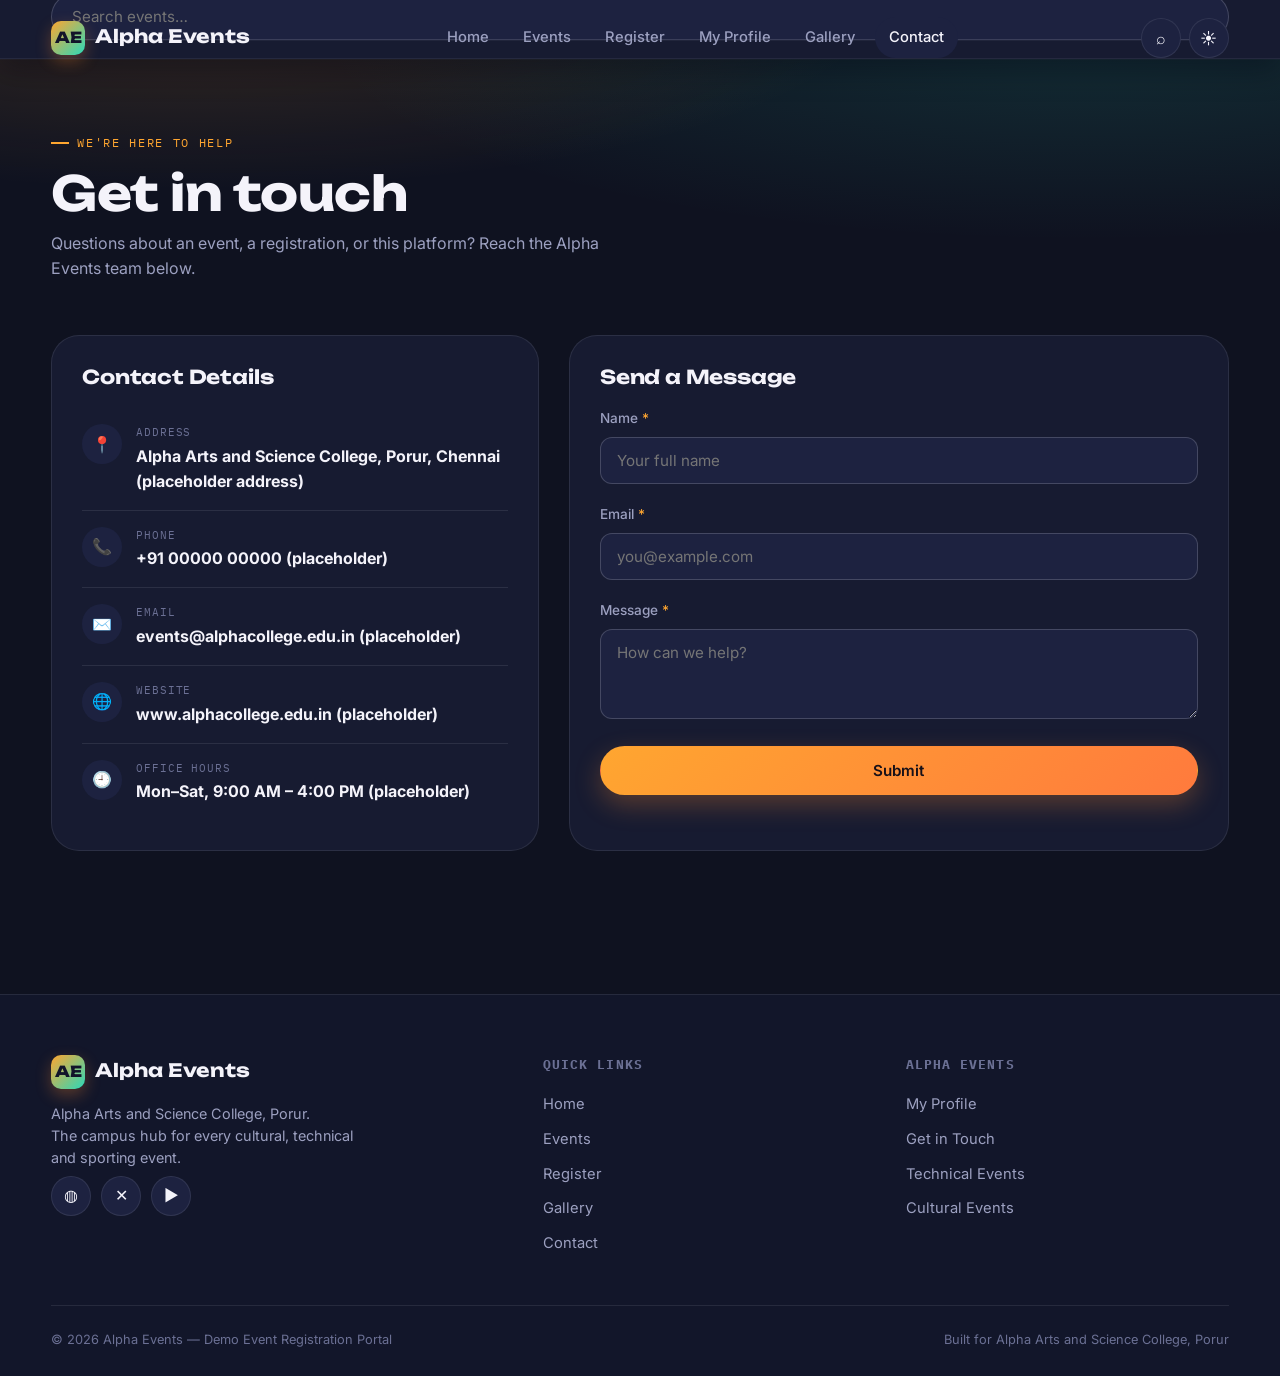
<file: contact.html>
<!DOCTYPE html>
<html lang="en">
<head>
<meta charset="UTF-8">
<meta name="viewport" content="width=device-width, initial-scale=1.0">
<title>Contact — Alpha Events</title>
<meta name="description" content="Get in touch with the Alpha Events team at Alpha Arts and Science College, Porur.">
<link rel="stylesheet" href="css/style.css">
</head>
<body data-page="contact">

  <header class="navbar">
    <div class="nav-inner">
      <a href="index.html" class="brand"><span class="brand-mark">AE</span>Alpha Events</a>
      <nav class="nav-links">
        <a href="index.html" data-nav="home">Home</a>
        <a href="events.html" data-nav="events">Events</a>
        <a href="register.html" data-nav="register">Register</a>
        <a href="profile.html" data-nav="profile">My Profile</a>
        <a href="gallery.html" data-nav="gallery">Gallery</a>
        <a href="contact.html" data-nav="contact" class="active">Contact</a>
      </nav>
      <div class="nav-actions">
        <button class="icon-btn" data-search-toggle aria-label="Search events">⌕</button>
        <button class="icon-btn" data-theme-toggle aria-label="Toggle theme">☾</button>
        <button class="hamburger" aria-label="Open menu"><span></span><span></span><span></span></button>
      </div>
    </div>
  </header>
  <div class="search-panel">
    <div class="container"><input type="text" placeholder="Search events…" aria-label="Search events"></div>
  </div>

  <section class="page-header">
    <div class="container">
      <div class="eyebrow">We're Here to Help</div>
      <h1>Get in touch</h1>
      <p>Questions about an event, a registration, or this platform? Reach the Alpha Events team below.</p>
    </div>
  </section>

  <section class="section" style="padding-top:34px;">
    <div class="container contact-grid">

      <div class="contact-info">
        <h3 style="margin-bottom:20px; font-size:1.2rem;">Contact Details</h3>
        <div class="contact-row">
          <div class="icon">📍</div>
          <div><span>Address</span><b>Alpha Arts and Science College, Porur, Chennai (placeholder address)</b></div>
        </div>
        <div class="contact-row">
          <div class="icon">📞</div>
          <div><span>Phone</span><b>+91 00000 00000 (placeholder)</b></div>
        </div>
        <div class="contact-row">
          <div class="icon">✉️</div>
          <div><span>Email</span><b>events@alphacollege.edu.in (placeholder)</b></div>
        </div>
        <div class="contact-row">
          <div class="icon">🌐</div>
          <div><span>Website</span><b>www.alphacollege.edu.in (placeholder)</b></div>
        </div>
        <div class="contact-row">
          <div class="icon">🕘</div>
          <div><span>Office Hours</span><b>Mon–Sat, 9:00 AM – 4:00 PM (placeholder)</b></div>
        </div>
      </div>

      <div class="contact-form">
        <h3 style="margin-bottom:20px; font-size:1.2rem;">Send a Message</h3>
        <form data-contact-form novalidate>
          <div class="field">
            <label>Name <span class="req">*</span></label>
            <input type="text" name="name" required placeholder="Your full name">
            <div class="field-error">Please enter your name.</div>
          </div>
          <div class="field">
            <label>Email <span class="req">*</span></label>
            <input type="email" name="email" required placeholder="you@example.com">
            <div class="field-error">Please enter a valid email address.</div>
          </div>
          <div class="field">
            <label>Message <span class="req">*</span></label>
            <textarea name="message" required placeholder="How can we help?"></textarea>
            <div class="field-error">Please enter a message.</div>
          </div>
          <button type="submit" class="btn btn-primary btn-block">Submit</button>
        </form>
        <div data-contact-success style="display:none; text-align:center; padding:20px 0;">
          <div class="success-mark" style="margin-bottom:14px;">✓</div>
          <h3>Message sent</h3>
          <p class="text-muted" style="margin-top:8px;">This is a demo form — nothing was sent to a real server.</p>
        </div>
      </div>

    </div>
  </section>

  <footer>
    <div class="container">
      <div class="footer-grid">
        <div class="footer-brand">
          <a href="index.html" class="brand"><span class="brand-mark">AE</span>Alpha Events</a>
          <p>Alpha Arts and Science College, Porur.<br>The campus hub for every cultural, technical and sporting event.</p>
          <div class="social-row">
            <a href="#" class="icon-btn" aria-label="Instagram">◍</a>
            <a href="#" class="icon-btn" aria-label="X / Twitter">✕</a>
            <a href="#" class="icon-btn" aria-label="YouTube">▶</a>
          </div>
        </div>
        <div>
          <h5>Quick Links</h5>
          <ul>
            <li><a href="index.html">Home</a></li>
            <li><a href="events.html">Events</a></li>
            <li><a href="register.html">Register</a></li>
            <li><a href="gallery.html">Gallery</a></li>
            <li><a href="contact.html">Contact</a></li>
          </ul>
        </div>
        <div>
          <h5>Alpha Events</h5>
          <ul>
            <li><a href="profile.html">My Profile</a></li>
            <li><a href="contact.html">Get in Touch</a></li>
            <li><a href="events.html?category=Technical">Technical Events</a></li>
            <li><a href="events.html?category=Cultural">Cultural Events</a></li>
          </ul>
        </div>
      </div>
      <div class="footer-bottom">
        <span>© 2026 Alpha Events — Demo Event Registration Portal</span>
        <span>Built for Alpha Arts and Science College, Porur</span>
      </div>
    </div>
  </footer>

  <script src="js/script.js" defer></script>
</body>
</html>
</file>
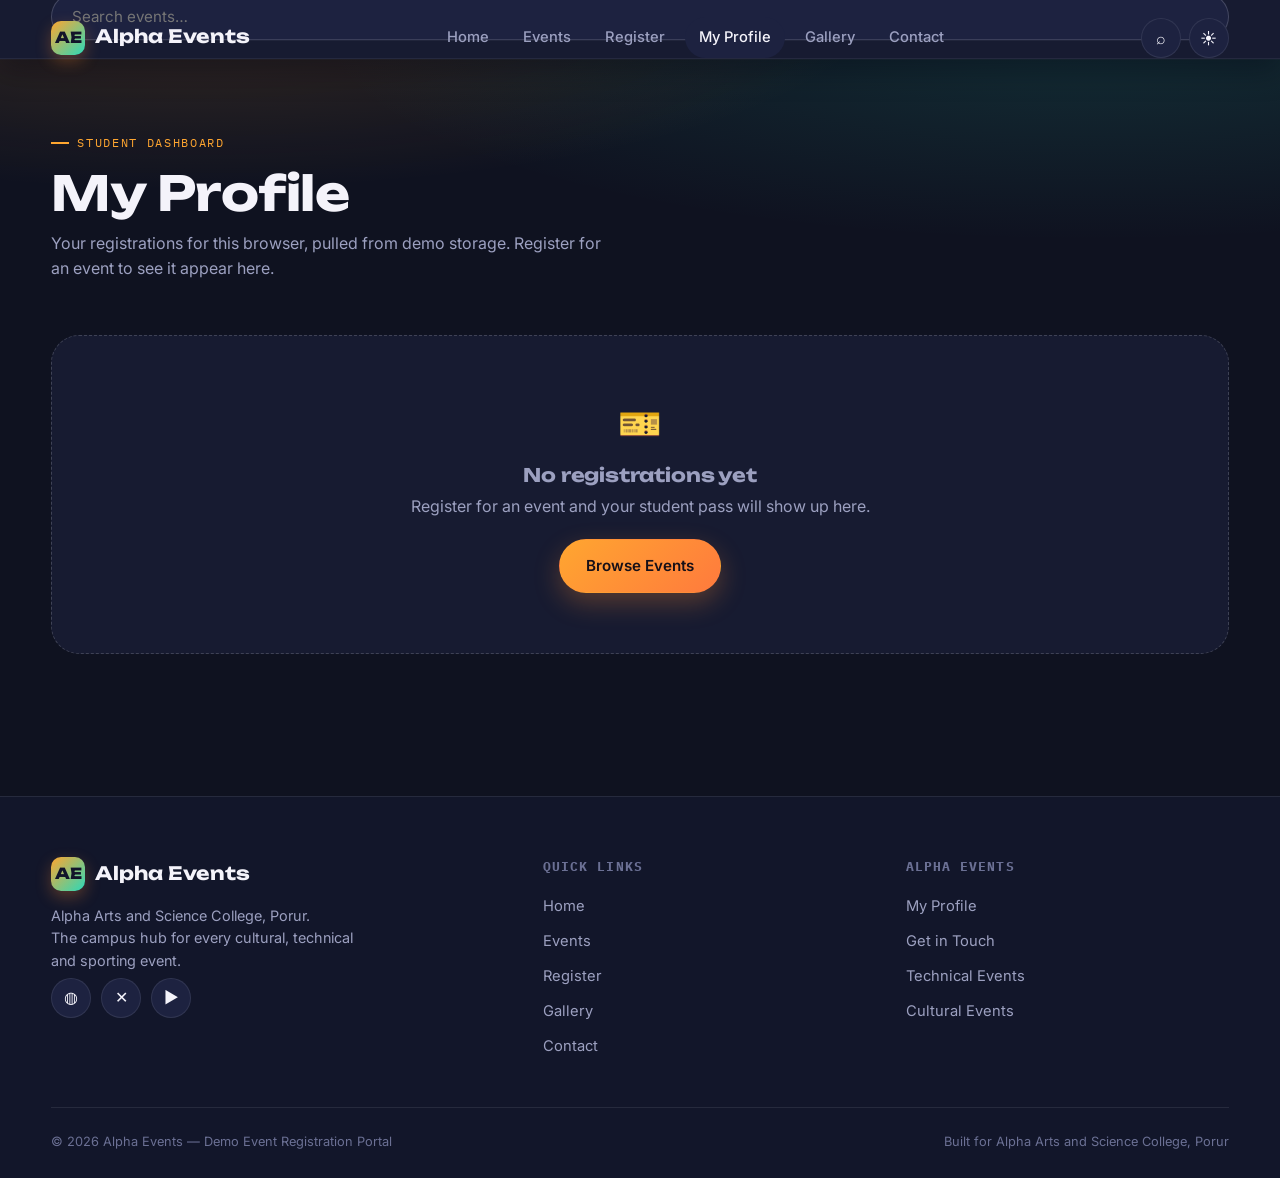
<file: profile.html>
<!DOCTYPE html>
<html lang="en">
<head>
<meta charset="UTF-8">
<meta name="viewport" content="width=device-width, initial-scale=1.0">
<title>My Profile — Alpha Events</title>
<meta name="description" content="View your registered, upcoming and completed events at Alpha Arts and Science College, Porur.">
<link rel="stylesheet" href="css/style.css">
</head>
<body data-page="profile">

  <header class="navbar">
    <div class="nav-inner">
      <a href="index.html" class="brand"><span class="brand-mark">AE</span>Alpha Events</a>
      <nav class="nav-links">
        <a href="index.html" data-nav="home">Home</a>
        <a href="events.html" data-nav="events">Events</a>
        <a href="register.html" data-nav="register">Register</a>
        <a href="profile.html" data-nav="profile" class="active">My Profile</a>
        <a href="gallery.html" data-nav="gallery">Gallery</a>
        <a href="contact.html" data-nav="contact">Contact</a>
      </nav>
      <div class="nav-actions">
        <button class="icon-btn" data-search-toggle aria-label="Search events">⌕</button>
        <button class="icon-btn" data-theme-toggle aria-label="Toggle theme">☾</button>
        <button class="hamburger" aria-label="Open menu"><span></span><span></span><span></span></button>
      </div>
    </div>
  </header>
  <div class="search-panel">
    <div class="container"><input type="text" placeholder="Search events…" aria-label="Search events"></div>
  </div>

  <section class="page-header">
    <div class="container">
      <div class="eyebrow">Student Dashboard</div>
      <h1>My Profile</h1>
      <p>Your registrations for this browser, pulled from demo storage. Register for an event to see it appear here.</p>
    </div>
  </section>

  <section class="section" style="padding-top:34px;">
    <div class="container" data-profile-root>

      <div class="profile-head">
        <div class="profile-avatar" data-profile-initial>A</div>
        <div class="profile-info">
          <h2 data-profile-name>—</h2>
          <div class="profile-meta">
            <span>🎓 Reg. No: <b data-profile-reg>—</b></span>
            <span>🏛️ <b data-profile-dept>—</b></span>
            <span>📘 <b data-profile-year>—</b></span>
          </div>
        </div>
      </div>

      <div class="profile-tabs">
        <button class="chip active" data-profile-tab="all">All Registrations</button>
        <button class="chip" data-profile-tab="upcoming">Upcoming Events</button>
        <button class="chip" data-profile-tab="completed">Completed Events</button>
      </div>

      <div data-profile-panel="all"><div data-regs-all></div></div>
      <div data-profile-panel="upcoming" style="display:none;"><div data-regs-upcoming></div></div>
      <div data-profile-panel="completed" style="display:none;"><div data-regs-completed></div></div>

    </div>
  </section>

  <footer>
    <div class="container">
      <div class="footer-grid">
        <div class="footer-brand">
          <a href="index.html" class="brand"><span class="brand-mark">AE</span>Alpha Events</a>
          <p>Alpha Arts and Science College, Porur.<br>The campus hub for every cultural, technical and sporting event.</p>
          <div class="social-row">
            <a href="#" class="icon-btn" aria-label="Instagram">◍</a>
            <a href="#" class="icon-btn" aria-label="X / Twitter">✕</a>
            <a href="#" class="icon-btn" aria-label="YouTube">▶</a>
          </div>
        </div>
        <div>
          <h5>Quick Links</h5>
          <ul>
            <li><a href="index.html">Home</a></li>
            <li><a href="events.html">Events</a></li>
            <li><a href="register.html">Register</a></li>
            <li><a href="gallery.html">Gallery</a></li>
            <li><a href="contact.html">Contact</a></li>
          </ul>
        </div>
        <div>
          <h5>Alpha Events</h5>
          <ul>
            <li><a href="profile.html">My Profile</a></li>
            <li><a href="contact.html">Get in Touch</a></li>
            <li><a href="events.html?category=Technical">Technical Events</a></li>
            <li><a href="events.html?category=Cultural">Cultural Events</a></li>
          </ul>
        </div>
      </div>
      <div class="footer-bottom">
        <span>© 2026 Alpha Events — Demo Event Registration Portal</span>
        <span>Built for Alpha Arts and Science College, Porur</span>
      </div>
    </div>
  </footer>

  <script src="js/script.js" defer></script>
</body>
</html>
</file>
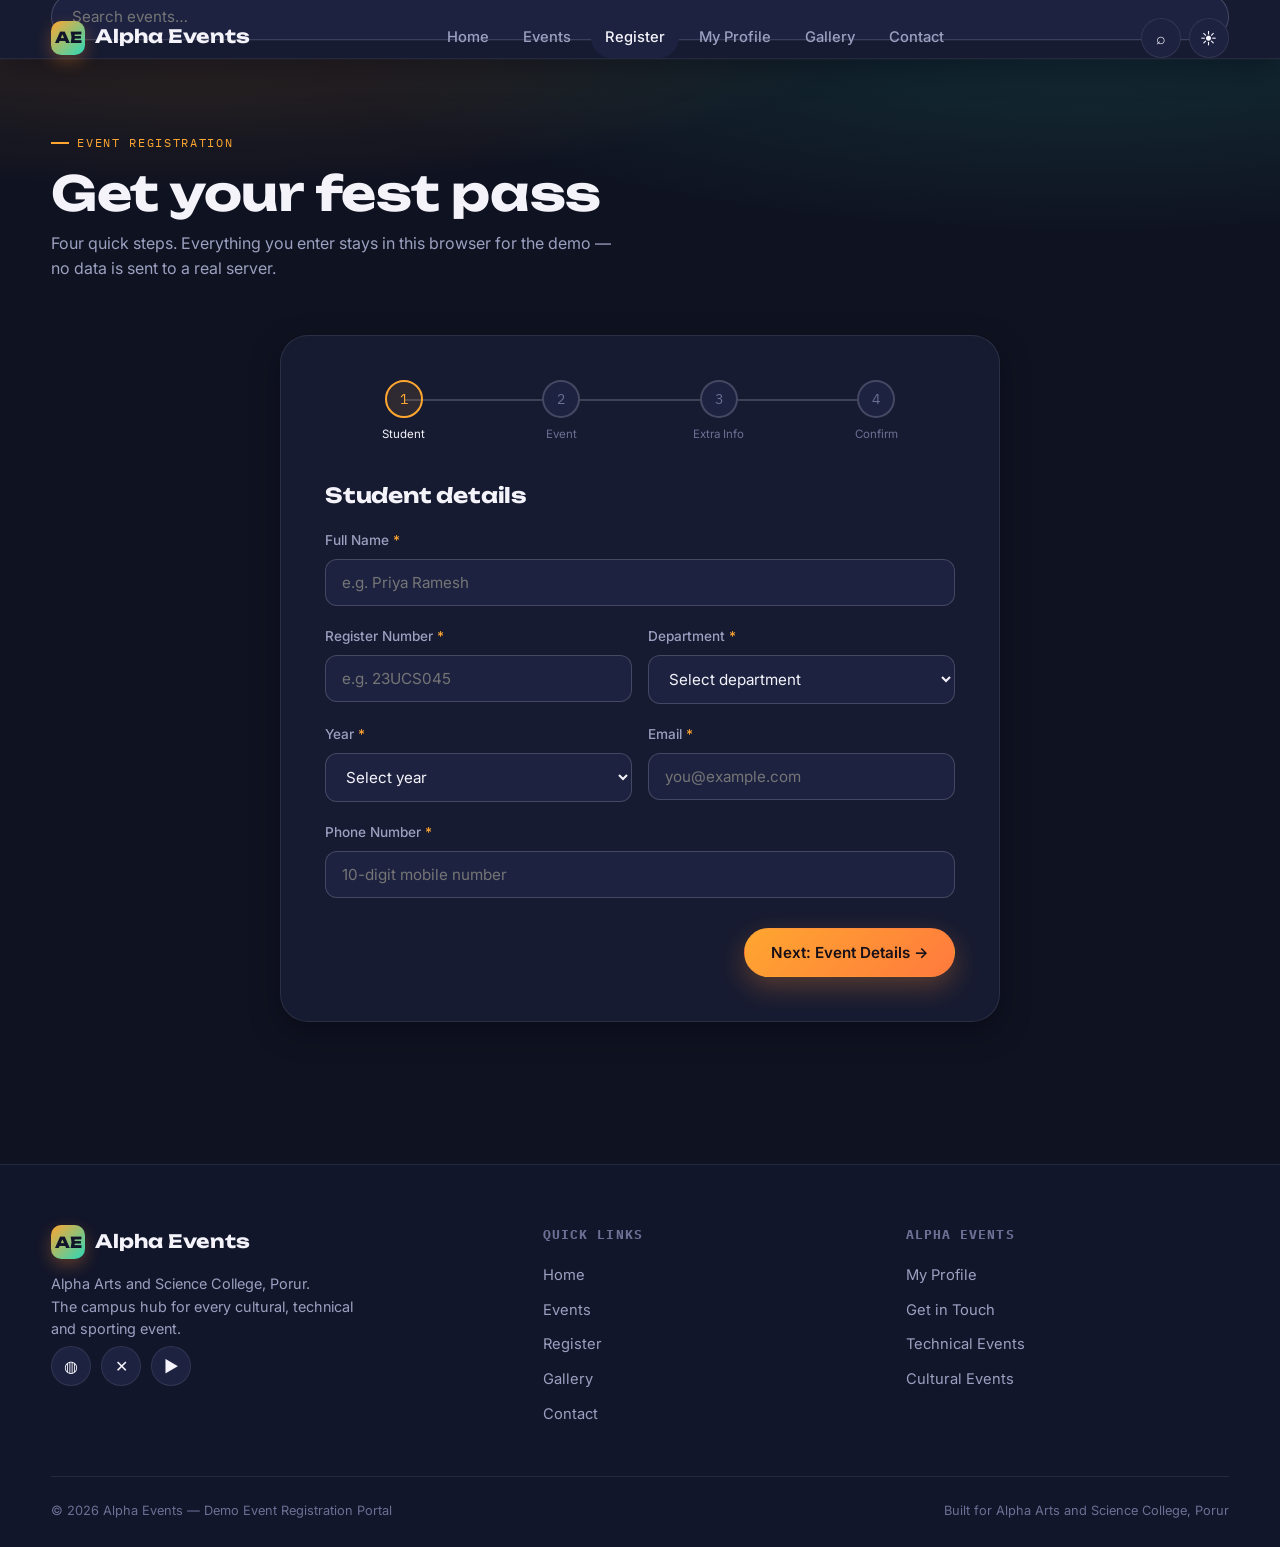
<file: register.html>
<!DOCTYPE html>
<html lang="en">
<head>
<meta charset="UTF-8">
<meta name="viewport" content="width=device-width, initial-scale=1.0">
<title>Register — Alpha Events</title>
<meta name="description" content="Register for an event at Alpha Arts and Science College, Porur.">
<link rel="stylesheet" href="css/style.css">
</head>
<body data-page="register">

  <header class="navbar">
    <div class="nav-inner">
      <a href="index.html" class="brand"><span class="brand-mark">AE</span>Alpha Events</a>
      <nav class="nav-links">
        <a href="index.html" data-nav="home">Home</a>
        <a href="events.html" data-nav="events">Events</a>
        <a href="register.html" data-nav="register" class="active">Register</a>
        <a href="profile.html" data-nav="profile">My Profile</a>
        <a href="gallery.html" data-nav="gallery">Gallery</a>
        <a href="contact.html" data-nav="contact">Contact</a>
      </nav>
      <div class="nav-actions">
        <button class="icon-btn" data-search-toggle aria-label="Search events">⌕</button>
        <button class="icon-btn" data-theme-toggle aria-label="Toggle theme">☾</button>
        <button class="hamburger" aria-label="Open menu"><span></span><span></span><span></span></button>
      </div>
    </div>
  </header>
  <div class="search-panel">
    <div class="container"><input type="text" placeholder="Search events…" aria-label="Search events"></div>
  </div>

  <section class="page-header">
    <div class="container">
      <div class="eyebrow">Event Registration</div>
      <h1>Get your fest pass</h1>
      <p>Four quick steps. Everything you enter stays in this browser for the demo — no data is sent to a real server.</p>
    </div>
  </section>

  <section class="section" style="padding-top:34px;">
    <div class="container">

      <div class="form-shell">
        <div class="steps-track">
          <div class="step-node active">
            <div class="step-circle">1</div><div class="step-label">Student</div>
            <div class="step-line"></div>
          </div>
          <div class="step-node">
            <div class="step-circle">2</div><div class="step-label">Event</div>
            <div class="step-line"></div>
          </div>
          <div class="step-node">
            <div class="step-circle">3</div><div class="step-label">Extra Info</div>
            <div class="step-line"></div>
          </div>
          <div class="step-node">
            <div class="step-circle">4</div><div class="step-label">Confirm</div>
          </div>
        </div>

        <form data-register-form novalidate>

          <!-- STEP 1 -->
          <div class="form-step active">
            <h3>Student details</h3>
            <div class="field">
              <label>Full Name <span class="req">*</span></label>
              <input type="text" name="fullName" required placeholder="e.g. Priya Ramesh">
              <div class="field-error">Please enter your full name.</div>
            </div>
            <div class="field-row">
              <div class="field">
                <label>Register Number <span class="req">*</span></label>
                <input type="text" name="regNumber" required placeholder="e.g. 23UCS045">
                <div class="field-error">Please enter your register number.</div>
              </div>
              <div class="field">
                <label>Department <span class="req">*</span></label>
                <select name="department" required>
                  <option value="">Select department</option>
                  <option>Computer Science</option>
                  <option>Commerce</option>
                  <option>Business Administration</option>
                  <option>Mathematics</option>
                  <option>English Literature</option>
                  <option>Visual Communication</option>
                  <option>Physics</option>
                  <option>Other</option>
                </select>
                <div class="field-error">Please select your department.</div>
              </div>
            </div>
            <div class="field-row">
              <div class="field">
                <label>Year <span class="req">*</span></label>
                <select name="year" required>
                  <option value="">Select year</option>
                  <option>1st Year</option>
                  <option>2nd Year</option>
                  <option>3rd Year</option>
                  <option>Final Year</option>
                </select>
                <div class="field-error">Please select your year.</div>
              </div>
              <div class="field">
                <label>Email <span class="req">*</span></label>
                <input type="email" name="email" required placeholder="you@example.com">
                <div class="field-error">Please enter a valid email address.</div>
              </div>
            </div>
            <div class="field">
              <label>Phone Number <span class="req">*</span></label>
              <input type="tel" name="phone" required placeholder="10-digit mobile number">
              <div class="field-error">Please enter a valid 10-digit phone number.</div>
            </div>
            <div class="form-nav">
              <span></span>
              <button type="button" class="btn btn-primary" data-next>Next: Event Details →</button>
            </div>
          </div>

          <!-- STEP 2 -->
          <div class="form-step">
            <h3>Event details</h3>
            <div class="field">
              <label>Select Event <span class="req">*</span></label>
              <select name="eventSelect" required>
                <option value="">Choose an event</option>
              </select>
              <div class="field-error">Please select an event.</div>
            </div>
            <div class="field">
              <label>Event Category</label>
              <input type="text" name="eventCategory" readonly placeholder="Auto-filled from selected event">
            </div>
            <div class="field">
              <label>Participation Type <span class="req">*</span></label>
              <select name="participationType" required>
                <option value="">Select type</option>
                <option>Individual</option>
                <option>Team</option>
              </select>
              <div class="field-error">Please select a participation type.</div>
            </div>
            <div class="form-nav">
              <button type="button" class="btn btn-outline" data-back>← Back</button>
              <button type="button" class="btn btn-primary" data-next>Next: Additional Info →</button>
            </div>
          </div>

          <!-- STEP 3 -->
          <div class="form-step">
            <h3>Additional information</h3>
            <div class="field">
              <label>College / Department</label>
              <input type="text" name="collegeDept" placeholder="Alpha Arts and Science College, Porur">
            </div>
            <div class="field">
              <label>Skills or Interests</label>
              <textarea name="skills" placeholder="e.g. Photography, public speaking, coding…"></textarea>
            </div>
            <div class="field">
              <label>Emergency Contact (optional)</label>
              <input type="tel" name="emergency" placeholder="Alternate contact number">
            </div>
            <div class="form-nav">
              <button type="button" class="btn btn-outline" data-back>← Back</button>
              <button type="button" class="btn btn-primary" data-next>Next: Review &amp; Confirm →</button>
            </div>
          </div>

          <!-- STEP 4 -->
          <div class="form-step">
            <h3>Review &amp; confirm</h3>
            <div class="review-card" data-review></div>
            <div class="form-nav">
              <button type="button" class="btn btn-outline" data-back>← Back</button>
              <button type="submit" class="btn btn-primary">Submit Registration</button>
            </div>
          </div>

        </form>
      </div>

      <!-- SUCCESS SCREEN -->
      <div class="form-shell" data-success style="display:none;">
        <div class="success-wrap">
          <div class="success-mark">✓</div>
          <h2 style="font-size:1.6rem;">Registration Successful!</h2>
          <p class="text-muted" style="margin-top:8px;">Your spot is confirmed. A copy of this pass is saved to your profile.</p>

          <div class="ticket">
            <div class="ticket-top">
              <div class="eyebrow">Fest Pass · Alpha Events</div>
              <div class="ticket-id" data-success-id></div>
            </div>
            <div class="ticket-perf"></div>
            <div class="ticket-bottom">
              <div><span class="pass-meta"><span>Student</span></span><b data-success-name></b></div>
              <div><span class="pass-meta"><span>Event</span></span><b data-success-event></b></div>
              <div><span class="pass-meta"><span>Date</span></span><b data-success-date></b></div>
              <div><span class="pass-meta"><span>Status</span></span><span class="badge badge-ok">Confirmed</span></div>
            </div>
          </div>

          <div class="hero-actions" style="justify-content:center; margin-top:28px;">
            <button class="btn btn-outline" data-download>Download Confirmation</button>
            <a class="btn btn-primary" href="events.html">Back to Events</a>
          </div>
        </div>
      </div>

    </div>
  </section>

  <footer>
    <div class="container">
      <div class="footer-grid">
        <div class="footer-brand">
          <a href="index.html" class="brand"><span class="brand-mark">AE</span>Alpha Events</a>
          <p>Alpha Arts and Science College, Porur.<br>The campus hub for every cultural, technical and sporting event.</p>
          <div class="social-row">
            <a href="#" class="icon-btn" aria-label="Instagram">◍</a>
            <a href="#" class="icon-btn" aria-label="X / Twitter">✕</a>
            <a href="#" class="icon-btn" aria-label="YouTube">▶</a>
          </div>
        </div>
        <div>
          <h5>Quick Links</h5>
          <ul>
            <li><a href="index.html">Home</a></li>
            <li><a href="events.html">Events</a></li>
            <li><a href="register.html">Register</a></li>
            <li><a href="gallery.html">Gallery</a></li>
            <li><a href="contact.html">Contact</a></li>
          </ul>
        </div>
        <div>
          <h5>Alpha Events</h5>
          <ul>
            <li><a href="profile.html">My Profile</a></li>
            <li><a href="contact.html">Get in Touch</a></li>
            <li><a href="events.html?category=Technical">Technical Events</a></li>
            <li><a href="events.html?category=Cultural">Cultural Events</a></li>
          </ul>
        </div>
      </div>
      <div class="footer-bottom">
        <span>© 2026 Alpha Events — Demo Event Registration Portal</span>
        <span>Built for Alpha Arts and Science College, Porur</span>
      </div>
    </div>
  </footer>

  <script src="js/script.js" defer></script>
</body>
</html>
</file>
<file: css/style.css>
/* =================================================================
   ALPHA EVENTS — Alpha Arts and Science College, Porur
   Design language: "Fest Pass" — the campus event platform reads like
   a real ticket booth. Every card is a die-cut ticket stub with a
   perforated tear-line; registration IDs, badges and confirmations
   all live inside that same stub. Deep indigo night sky, marigold
   stage-light accent, teal for the tech/cultural counterpoint.
   ================================================================= */

@import url('https://fonts.googleapis.com/css2?family=Unbounded:wght@400;600;800&family=Inter:wght@400;500;600;700&family=IBM+Plex+Mono:wght@400;500;600&display=swap');

/* -----------------------------------------------------------------
   TOKENS
   ----------------------------------------------------------------- */
:root{
  /* colors — dark (default) */
  --bg: #0F1220;
  --bg-alt: #12162A;
  --panel: #171B31;
  --panel-2: #1D2240;
  --line: rgba(244,243,250,0.09);
  --line-strong: rgba(244,243,250,0.18);
  --text: #F4F3FA;
  --text-muted: #9CA0C0;
  --text-faint: #6B7094;

  --marigold: #FFA630;
  --marigold-2: #FF7A3D;
  --teal: #2BD9B9;
  --teal-2: #1FA88F;
  --danger: #FF6B6B;
  --ok: #4ADE80;

  --gradient-stage: radial-gradient(120% 140% at 15% 0%, rgba(255,166,48,0.16) 0%, rgba(255,166,48,0) 45%),
                     radial-gradient(120% 140% at 85% 10%, rgba(43,217,185,0.14) 0%, rgba(43,217,185,0) 50%);

  --font-display: 'Unbounded', 'Segoe UI', sans-serif;
  --font-body: 'Inter', 'Segoe UI', sans-serif;
  --font-mono: 'IBM Plex Mono', monospace;

  --radius-sm: 10px;
  --radius-md: 18px;
  --radius-lg: 28px;

  --shadow-1: 0 10px 30px rgba(3,4,15,0.35);
  --shadow-2: 0 20px 60px rgba(3,4,15,0.5);

  --nav-h: 76px;
  --ease: cubic-bezier(.22,1,.36,1);
}

[data-theme="light"]{
  --bg: #FAF9F6;
  --bg-alt: #F1EFE9;
  --panel: #FFFFFF;
  --panel-2: #F4F2EC;
  --line: rgba(20,20,30,0.09);
  --line-strong: rgba(20,20,30,0.16);
  --text: #191A2B;
  --text-muted: #5B5E78;
  --text-faint: #8A8DA6;
  --gradient-stage: radial-gradient(120% 140% at 15% 0%, rgba(255,166,48,0.14) 0%, rgba(255,166,48,0) 45%),
                     radial-gradient(120% 140% at 85% 10%, rgba(43,217,185,0.14) 0%, rgba(43,217,185,0) 50%);
  --shadow-1: 0 10px 26px rgba(30,25,10,0.10);
  --shadow-2: 0 20px 50px rgba(30,25,10,0.14);
}

@media (prefers-reduced-motion: reduce){
  *{ animation-duration: 0.01ms !important; animation-iteration-count: 1 !important; transition-duration: 0.01ms !important; scroll-behavior: auto !important; }
}

/* -----------------------------------------------------------------
   RESET
   ----------------------------------------------------------------- */
*,*::before,*::after{ box-sizing: border-box; margin:0; padding:0; }
html{ scroll-behavior: smooth; }
body{
  font-family: var(--font-body);
  background: var(--bg);
  color: var(--text);
  line-height: 1.55;
  min-height: 100vh;
  overflow-x: hidden;
  transition: background .4s var(--ease), color .4s var(--ease);
}
img{ max-width: 100%; display:block; }
a{ color: inherit; text-decoration: none; }
ul{ list-style: none; }
button, input, select, textarea{ font-family: inherit; color: inherit; }
button{ cursor: pointer; background:none; border:none; }
h1,h2,h3,h4{ font-family: var(--font-display); line-height: 1.15; letter-spacing: -0.01em; }
:focus-visible{ outline: 2px solid var(--marigold); outline-offset: 3px; border-radius: 6px; }
.container{ width: min(1180px, 92%); margin-inline:auto; }
.section{ padding: clamp(64px, 8vw, 108px) 0; position: relative; }
.eyebrow{
  display:inline-flex; align-items:center; gap:8px;
  font-family: var(--font-mono); font-size: .75rem; letter-spacing: .14em; text-transform: uppercase;
  color: var(--marigold); margin-bottom: 14px;
}
.eyebrow::before{ content:''; width:18px; height:2px; background: var(--marigold); display:inline-block; }
.section-head{ max-width: 640px; margin-bottom: 44px; }
.section-head h2{ font-size: clamp(1.8rem, 3.4vw, 2.6rem); margin-bottom: 12px; }
.section-head p{ color: var(--text-muted); font-size: 1.02rem; }
.text-muted{ color: var(--text-muted); }
.sr-only{ position:absolute; width:1px;height:1px; overflow:hidden; clip:rect(0 0 0 0); white-space:nowrap; }

/* -----------------------------------------------------------------
   BUTTONS
   ----------------------------------------------------------------- */
.btn{
  display:inline-flex; align-items:center; justify-content:center; gap:8px;
  padding: 14px 26px; border-radius: 999px; font-weight:600; font-size:.95rem;
  transition: transform .35s var(--ease), box-shadow .35s var(--ease), background .3s, color .3s, border-color .3s;
  white-space: nowrap; border: 1px solid transparent;
}
.btn:active{ transform: scale(.97); }
.btn-primary{
  background: linear-gradient(135deg, var(--marigold), var(--marigold-2));
  color: #171018; box-shadow: 0 10px 26px rgba(255,140,48,.28);
}
.btn-primary:hover{ transform: translateY(-3px); box-shadow: 0 16px 34px rgba(255,140,48,.38); }
.btn-outline{
  background: transparent; color: var(--text); border-color: var(--line-strong);
}
.btn-outline:hover{ border-color: var(--marigold); color: var(--marigold); transform: translateY(-3px); }
.btn-ghost{ background: var(--panel-2); color: var(--text); }
.btn-ghost:hover{ background: var(--panel); }
.btn-sm{ padding: 9px 18px; font-size:.85rem; }
.btn-block{ width:100%; }
.btn[disabled]{ opacity:.5; cursor:not-allowed; transform:none !important; }

/* -----------------------------------------------------------------
   PRELOADER / INTRO
   ----------------------------------------------------------------- */
#intro{
  position: fixed; inset:0; z-index: 999; background: var(--bg);
  display:flex; align-items:center; justify-content:center; flex-direction: column;
  transition: opacity .7s var(--ease), visibility .7s var(--ease);
}
#intro.hide{ opacity:0; visibility:hidden; pointer-events:none; }
.intro-word{
  font-family: var(--font-display); font-weight:800; color: var(--text);
  font-size: clamp(2.6rem, 9vw, 6rem); position: relative;
  letter-spacing: -0.02em;
}
.intro-word span{ display:inline-block; animation: pop .6s var(--ease) both; }
@keyframes pop{ from{ opacity:0; transform: translateY(18px) scale(.9);} to{ opacity:1; transform:none; } }
.intro-sub{ font-family: var(--font-mono); color: var(--marigold); letter-spacing:.3em; font-size:.75rem; margin-top:14px; opacity:0; animation: fadeIn .6s .5s var(--ease) forwards; text-transform: uppercase; }
@keyframes fadeIn{ to{ opacity:1; } }
.intro-bar{ width: 180px; height:2px; background: var(--line); margin-top: 26px; overflow:hidden; border-radius:2px; }
.intro-bar::after{ content:''; display:block; height:100%; width:0%; background: linear-gradient(90deg, var(--marigold), var(--teal)); animation: load 1.8s var(--ease) forwards; }
@keyframes load{ to{ width:100%; } }
.intro-skip{
  position:absolute; bottom: 34px; right: 34px; font-family: var(--font-mono); font-size:.72rem;
  color: var(--text-faint); letter-spacing:.08em; border:1px solid var(--line-strong); border-radius:999px;
  padding: 9px 16px;
}
.intro-skip:hover{ color: var(--text); border-color: var(--marigold); }

/* -----------------------------------------------------------------
   NAVBAR
   ----------------------------------------------------------------- */
.navbar{
  position: fixed; top:0; left:0; right:0; z-index: 500; height: var(--nav-h);
  display:flex; align-items:center;
  background: transparent;
  transition: background .4s var(--ease), box-shadow .4s var(--ease), height .3s var(--ease), border-color .4s;
  border-bottom: 1px solid transparent;
}
.navbar.scrolled{
  background: color-mix(in srgb, var(--bg) 82%, transparent);
  backdrop-filter: blur(16px) saturate(140%);
  -webkit-backdrop-filter: blur(16px) saturate(140%);
  border-color: var(--line);
  box-shadow: var(--shadow-1);
  height: 66px;
}
.nav-inner{ width:min(1180px,92%); margin-inline:auto; display:flex; align-items:center; justify-content:space-between; gap: 20px; }
.brand{ display:flex; align-items:center; gap:10px; font-family: var(--font-display); font-weight:700; font-size:1.15rem; }
.brand-mark{
  width:34px; height:34px; border-radius: 10px; display:grid; place-items:center;
  background: linear-gradient(135deg, var(--marigold), var(--teal)); color:#12142a; font-weight:800; font-size:.95rem;
  box-shadow: 0 6px 16px rgba(255,140,48,.3);
}
.nav-links{ display:flex; align-items:center; gap: 6px; }
.nav-links a{
  position:relative; padding: 9px 14px; border-radius: 999px; font-size:.92rem; font-weight:500; color: var(--text-muted);
  transition: color .3s, background .3s;
}
.nav-links a:hover{ color: var(--text); background: var(--line); }
.nav-links a.active{ color: var(--text); background: var(--panel-2); }
.nav-actions{ display:flex; align-items:center; gap: 8px; }
.icon-btn{
  width:40px; height:40px; border-radius: 50%; display:grid; place-items:center;
  background: var(--panel-2); color: var(--text); border: 1px solid var(--line); font-size:1rem;
  transition: transform .3s var(--ease), border-color .3s;
}
.icon-btn:hover{ transform: translateY(-2px) rotate(-4deg); border-color: var(--marigold); }
.hamburger{ display:none; flex-direction:column; gap:5px; width:40px; height:40px; align-items:center; justify-content:center; }
.hamburger span{ width:20px; height:2px; background: var(--text); border-radius:2px; transition: transform .3s var(--ease), opacity .3s; }
.hamburger.open span:nth-child(1){ transform: translateY(7px) rotate(45deg); }
.hamburger.open span:nth-child(2){ opacity:0; }
.hamburger.open span:nth-child(3){ transform: translateY(-7px) rotate(-45deg); }

.search-panel{
  position: fixed; top: var(--nav-h); left:0; right:0; background: var(--panel); border-bottom:1px solid var(--line);
  padding: 18px 0; transform: translateY(-120%); transition: transform .4s var(--ease); z-index: 490; box-shadow: var(--shadow-1);
}
.search-panel.open{ transform: translateY(0); }
.search-panel .container{ display:flex; gap: 10px; }
.search-panel input{
  flex:1; background: var(--panel-2); border:1px solid var(--line-strong); border-radius: 999px; padding: 13px 20px;
  color: var(--text); font-size: .95rem;
}
.search-panel input:focus{ border-color: var(--marigold); }

@media (max-width: 900px){
  .nav-links{
    position: fixed; top: var(--nav-h); left:0; right:0; bottom:0; background: var(--bg);
    flex-direction: column; align-items: stretch; padding: 20px; gap: 4px; transform: translateX(100%);
    transition: transform .4s var(--ease); overflow-y:auto;
  }
  .nav-links.open{ transform: translateX(0); }
  .nav-links a{ padding: 16px 10px; font-size: 1.1rem; border-bottom: 1px solid var(--line); border-radius:0; }
  .hamburger{ display:flex; }
}

/* -----------------------------------------------------------------
   HERO
   ----------------------------------------------------------------- */
.hero{
  min-height: 100vh; display:flex; align-items:center; position:relative; overflow:hidden;
  padding-top: var(--nav-h); background: var(--gradient-stage);
}
.hero::before{
  content:''; position:absolute; inset:0; background-image:
    linear-gradient(var(--line) 1px, transparent 1px), linear-gradient(90deg, var(--line) 1px, transparent 1px);
  background-size: 64px 64px; mask-image: radial-gradient(circle at 50% 30%, black, transparent 70%); opacity:.5;
}
.hero-grid{ display:grid; grid-template-columns: 1.1fr .9fr; gap: 40px; align-items:center; position:relative; z-index:2; }
.hero-copy h1{ font-size: clamp(2.4rem, 5.2vw, 4.1rem); margin-bottom: 20px; }
.hero-copy h1 em{ font-style:normal; color: var(--marigold); }
.hero-copy p{ color: var(--text-muted); font-size: 1.08rem; max-width: 480px; margin-bottom: 32px; }
.hero-actions{ display:flex; gap: 14px; flex-wrap:wrap; }
.hero-stats{ display:flex; gap: 30px; margin-top: 44px; flex-wrap:wrap; }
.hero-stat b{ font-family: var(--font-display); font-size: 1.6rem; display:block; }
.hero-stat span{ color: var(--text-faint); font-size:.82rem; }

/* the signature "fest pass" ticket */
.pass{
  position: relative; background: var(--panel); border-radius: var(--radius-lg);
  box-shadow: var(--shadow-2); overflow: visible; border:1px solid var(--line);
  animation: float 6s ease-in-out infinite;
}
@keyframes float{ 0%,100%{ transform: translateY(0) rotate(-1.2deg);} 50%{ transform: translateY(-14px) rotate(1deg);} }
.pass-top{ padding: 26px 26px 20px; display:flex; justify-content:space-between; align-items:flex-start; }
.pass-top .eyebrow{ margin-bottom:6px; }
.pass-top h3{ font-size: 1.3rem; }
.pass-qr{
  width:52px; height:52px; border-radius:10px; flex-shrink:0;
  background:
    repeating-linear-gradient(45deg, var(--panel-2) 0 4px, transparent 4px 8px),
    var(--panel-2);
  border: 1px solid var(--line-strong);
}
.pass-perf{
  position: relative; height: 0; border-top: 2px dashed var(--line-strong); margin: 0 26px;
}
.pass-perf::before, .pass-perf::after{
  content:''; position:absolute; top:-13px; width:26px; height:26px; border-radius:50%; background: var(--bg);
}
.pass-perf::before{ left:-39px; }
.pass-perf::after{ right:-39px; }
.pass-bottom{ padding: 20px 26px 28px; display:flex; justify-content:space-between; align-items:flex-end; gap: 12px; }
.pass-meta{ display:flex; flex-direction:column; gap:10px; font-size:.85rem; }
.pass-meta span{ color: var(--text-faint); font-family: var(--font-mono); font-size:.68rem; letter-spacing:.08em; text-transform:uppercase; display:block; }
.pass-meta b{ font-weight:600; }
.pass-id{ font-family: var(--font-mono); color: var(--teal); font-size: .95rem; letter-spacing: .04em; }
.floaty{ position:absolute; border-radius: 50%; filter: blur(2px); opacity:.7; animation: bob 5s ease-in-out infinite; }
@keyframes bob{ 0%,100%{ transform: translateY(0);} 50%{ transform: translateY(-20px);} }

/* -----------------------------------------------------------------
   BADGES
   ----------------------------------------------------------------- */
.badge{
  display:inline-flex; align-items:center; gap:6px; font-size:.72rem; font-weight:600; letter-spacing:.04em;
  padding: 5px 12px; border-radius: 999px; text-transform: uppercase; font-family: var(--font-mono);
  background: var(--panel-2); color: var(--text-muted); border:1px solid var(--line);
}
.badge-cultural{ color:#FF9EC4; border-color: rgba(255,158,196,.35); background: rgba(255,158,196,.09); }
.badge-technical{ color:#7FD8FF; border-color: rgba(127,216,255,.35); background: rgba(127,216,255,.09); }
.badge-sports{ color:#8CFF9E; border-color: rgba(140,255,158,.35); background: rgba(140,255,158,.09); }
.badge-workshop{ color:#FFD166; border-color: rgba(255,209,102,.35); background: rgba(255,209,102,.09); }
.badge-seminar{ color:#C6A9FF; border-color: rgba(198,169,255,.35); background: rgba(198,169,255,.09); }
.badge-competition{ color:#FF9166; border-color: rgba(255,145,102,.35); background: rgba(255,145,102,.09); }
.badge-club{ color:#66E5D1; border-color: rgba(102,229,209,.35); background: rgba(102,229,209,.09); }
.badge-ok{ color: var(--ok); border-color: rgba(74,222,128,.35); background: rgba(74,222,128,.08); }
.badge-low{ color: var(--marigold); border-color: rgba(255,166,48,.35); background: rgba(255,166,48,.08); }
.badge-full{ color: var(--danger); border-color: rgba(255,107,107,.35); background: rgba(255,107,107,.08); }

/* -----------------------------------------------------------------
   COLLEGE INTRO SECTION
   ----------------------------------------------------------------- */
.about-grid{ display:grid; grid-template-columns: repeat(3, 1fr); gap: 20px; }
.about-card{
  background: var(--panel); border:1px solid var(--line); border-radius: var(--radius-md); padding: 26px;
  transition: transform .4s var(--ease), border-color .4s;
}
.about-card:hover{ transform: translateY(-6px); border-color: var(--line-strong); }
.about-card .icon{ font-size: 1.5rem; margin-bottom: 14px; }
.about-card h4{ font-size: 1.05rem; margin-bottom: 8px; }
.about-card p{ color: var(--text-muted); font-size: .92rem; }
.notice-strip{
  margin-top: 26px; font-family: var(--font-mono); font-size: .78rem; color: var(--text-faint);
  border-left: 2px solid var(--marigold); padding: 10px 16px; background: var(--panel-2); border-radius: 0 10px 10px 0;
}

/* -----------------------------------------------------------------
   TICKET-STUB EVENT CARDS
   ----------------------------------------------------------------- */
.toolbar{
  display:flex; flex-wrap:wrap; gap: 14px; align-items:center; justify-content:space-between; margin-bottom: 30px;
}
.chip-row{ display:flex; flex-wrap:wrap; gap: 8px; }
.chip{
  padding: 9px 18px; border-radius:999px; border:1px solid var(--line-strong); background: var(--panel);
  color: var(--text-muted); font-size:.85rem; font-weight:500; transition: all .3s var(--ease);
}
.chip:hover{ color: var(--text); border-color: var(--marigold); }
.chip.active{ background: linear-gradient(135deg, var(--marigold), var(--marigold-2)); color:#171018; border-color:transparent; }
.filter-row{ display:flex; gap:10px; flex-wrap:wrap; }
.field-inline{
  background: var(--panel); border:1px solid var(--line-strong); border-radius: 12px; padding: 10px 14px;
  font-size: .85rem; color: var(--text);
}
.search-inline{ position:relative; flex:1; min-width:220px; }
.search-inline input{
  width:100%; background: var(--panel); border:1px solid var(--line-strong); border-radius: 12px; padding: 12px 16px 12px 40px;
  color: var(--text); font-size:.9rem;
}
.search-inline::before{ content:'⌕'; position:absolute; left:14px; top:50%; transform:translateY(-50%); color: var(--text-faint); font-size:1.1rem; }

.event-grid{ display:grid; grid-template-columns: repeat(auto-fill, minmax(300px,1fr)); gap: 26px; }
.event-card{
  background: var(--panel); border-radius: var(--radius-md); border:1px solid var(--line); overflow:hidden;
  display:flex; flex-direction:column; transition: transform .45s var(--ease), box-shadow .45s var(--ease), border-color .4s;
  opacity:0; transform: translateY(24px);
}
.event-card.reveal{ opacity:1; transform:none; }
.event-card:hover{ transform: translateY(-8px); box-shadow: var(--shadow-2); border-color: var(--line-strong); }
.event-media{ position:relative; height:170px; overflow:hidden; }
.event-media img{ width:100%; height:100%; object-fit:cover; transition: transform .6s var(--ease); }
.event-card:hover .event-media img{ transform: scale(1.08); }
.event-media .badge{ position:absolute; top:12px; left:12px; backdrop-filter: blur(6px); }
.event-body{ padding: 20px 22px 6px; flex:1; }
.event-body h3{ font-size: 1.12rem; margin-bottom: 8px; }
.event-body p{ color: var(--text-muted); font-size: .88rem; margin-bottom: 14px; }
.event-facts{ display:flex; flex-direction:column; gap:7px; font-size:.82rem; color: var(--text-muted); margin-bottom: 6px; }
.event-facts li{ display:flex; gap:8px; align-items:center; }
.event-perf{ position:relative; height:0; border-top: 2px dashed var(--line-strong); margin: 14px 4px 0; }
.event-perf::before, .event-perf::after{ content:''; position:absolute; top:-11px; width:22px; height:22px; border-radius:50%; background: var(--bg-alt); }
.event-perf::before{ left:-33px; } .event-perf::after{ right:-33px; }
.event-foot{ padding: 16px 22px 22px; display:flex; align-items:center; justify-content:space-between; gap: 10px; }
.no-results{ text-align:center; padding: 60px 20px; color: var(--text-muted); display:none; }
.no-results.show{ display:block; }

/* -----------------------------------------------------------------
   MODAL
   ----------------------------------------------------------------- */
.modal-overlay{
  position: fixed; inset:0; background: rgba(6,7,16,.66); backdrop-filter: blur(4px); z-index: 800;
  display:flex; align-items:center; justify-content:center; padding: 24px; opacity:0; visibility:hidden;
  transition: opacity .35s var(--ease), visibility .35s var(--ease);
}
.modal-overlay.open{ opacity:1; visibility:visible; }
.modal-box{
  background: var(--panel); border-radius: var(--radius-lg); max-width: 640px; width:100%; max-height: 86vh; overflow-y:auto;
  border: 1px solid var(--line); transform: translateY(30px) scale(.97); transition: transform .4s var(--ease);
  box-shadow: var(--shadow-2);
}
.modal-overlay.open .modal-box{ transform: none; }
.modal-media{ height: 220px; position:relative; }
.modal-media img{ width:100%; height:100%; object-fit:cover; border-radius: var(--radius-lg) var(--radius-lg) 0 0; }
.modal-close{
  position:absolute; top:16px; right:16px; width:38px; height:38px; border-radius:50%; background: rgba(15,18,32,.6);
  color:#fff; display:grid; place-items:center; backdrop-filter: blur(6px); font-size:1.1rem;
}
.modal-content{ padding: 28px; }
.modal-content h2{ font-size: 1.5rem; margin-bottom: 6px; }
.modal-content > p{ color: var(--text-muted); margin: 14px 0 18px; }
.modal-facts{ display:grid; grid-template-columns: 1fr 1fr; gap: 14px; margin-bottom: 20px; }
.modal-fact span{ font-family: var(--font-mono); font-size:.68rem; text-transform:uppercase; letter-spacing:.08em; color: var(--text-faint); display:block; margin-bottom:4px; }
.modal-fact b{ font-size: .92rem; }
.modal-rules{ background: var(--panel-2); border-radius: 14px; padding: 16px 18px; margin-bottom: 22px; font-size:.86rem; color: var(--text-muted); }
.modal-rules li{ margin-bottom:6px; padding-left: 16px; position:relative; }
.modal-rules li::before{ content:'—'; position:absolute; left:0; color: var(--marigold); }
.modal-actions{ display:flex; gap: 12px; }

/* -----------------------------------------------------------------
   FORMS / MULTI-STEP REGISTRATION
   ----------------------------------------------------------------- */
.form-shell{
  max-width: 720px; margin-inline:auto; background: var(--panel); border:1px solid var(--line); border-radius: var(--radius-lg);
  padding: clamp(24px,4vw,44px); box-shadow: var(--shadow-1);
}
.steps-track{ display:flex; align-items:center; margin-bottom: 40px; }
.step-node{ display:flex; flex-direction:column; align-items:center; gap:8px; flex:1; position:relative; }
.step-circle{
  width:38px; height:38px; border-radius:50%; background: var(--panel-2); border:2px solid var(--line-strong);
  display:grid; place-items:center; font-family: var(--font-mono); font-size:.85rem; color: var(--text-faint);
  transition: all .4s var(--ease); z-index:2;
}
.step-node.active .step-circle{ border-color: var(--marigold); color: var(--marigold); background: rgba(255,166,48,.1); }
.step-node.done .step-circle{ background: var(--marigold); border-color: var(--marigold); color:#171018; }
.step-label{ font-size:.72rem; color: var(--text-faint); text-align:center; }
.step-node.active .step-label{ color: var(--text); }
.step-line{ position:absolute; top:19px; left:50%; width:100%; height:2px; background: var(--line-strong); z-index:1; }
.step-node.done .step-line{ background: var(--marigold); }
.step-node:last-child .step-line{ display:none; }

.form-step{ display:none; animation: stepIn .5s var(--ease); }
.form-step.active{ display:block; }
@keyframes stepIn{ from{ opacity:0; transform: translateX(16px);} to{ opacity:1; transform:none;} }
.form-step h3{ font-size: 1.3rem; margin-bottom: 22px; }

.field{ margin-bottom: 20px; }
.field label{ display:block; font-size:.85rem; font-weight:500; margin-bottom: 8px; color: var(--text-muted); }
.field .req{ color: var(--marigold); }
.field input, .field select, .field textarea{
  width:100%; background: var(--panel-2); border:1px solid var(--line-strong); border-radius: 12px; padding: 13px 16px;
  color: var(--text); font-size:.95rem; transition: border-color .3s, box-shadow .3s;
}
.field input:focus, .field select:focus, .field textarea:focus{ border-color: var(--marigold); box-shadow: 0 0 0 3px rgba(255,166,48,.15); }
.field textarea{ resize: vertical; min-height: 90px; }
.field-error{ color: var(--danger); font-size:.78rem; margin-top: 6px; display:none; }
.field.invalid input, .field.invalid select, .field.invalid textarea{ border-color: var(--danger); }
.field.invalid .field-error{ display:block; }
.field-row{ display:grid; grid-template-columns: 1fr 1fr; gap: 16px; }
.form-nav{ display:flex; justify-content:space-between; margin-top: 30px; gap: 12px; }

.review-card{ background: var(--panel-2); border-radius: 16px; padding: 20px 22px; margin-bottom: 22px; }
.review-row{ display:flex; justify-content:space-between; padding: 9px 0; border-bottom: 1px solid var(--line); font-size:.9rem; }
.review-row:last-child{ border-bottom:none; }
.review-row span{ color: var(--text-faint); }
.review-row b{ text-align:right; }

/* success screen ticket */
.success-wrap{ text-align:center; padding: 10px 0 20px; }
.success-mark{
  width:74px; height:74px; border-radius:50%; background: rgba(74,222,128,.12); border:1px solid rgba(74,222,128,.4);
  color: var(--ok); font-size: 2rem; display:grid; place-items:center; margin: 0 auto 20px; animation: pop .5s var(--ease);
}
.ticket{
  margin: 26px auto 0; max-width: 420px; background: var(--panel-2); border-radius: var(--radius-md); border: 1px solid var(--line-strong);
  text-align:left; overflow:hidden;
}
.ticket-top{ padding: 22px 24px; }
.ticket-top .eyebrow{ margin-bottom:8px; }
.ticket-id{ font-family: var(--font-mono); font-size: 1.2rem; color: var(--teal); letter-spacing:.05em; }
.ticket-perf{ position:relative; border-top: 2px dashed var(--line-strong); margin: 0 24px; }
.ticket-perf::before, .ticket-perf::after{ content:''; position:absolute; top:-13px; width:26px; height:26px; border-radius:50%; background: var(--panel); }
.ticket-perf::before{ left:-37px; } .ticket-perf::after{ right:-37px; }
.ticket-bottom{ padding: 20px 24px 24px; display:grid; grid-template-columns: 1fr 1fr; gap: 14px; }

/* -----------------------------------------------------------------
   PROFILE
   ----------------------------------------------------------------- */
.profile-head{
  display:flex; align-items:center; gap: 22px; background: var(--panel); border:1px solid var(--line); border-radius: var(--radius-lg);
  padding: 30px; margin-bottom: 40px; flex-wrap:wrap;
}
.profile-avatar{
  width:78px; height:78px; border-radius:50%; background: linear-gradient(135deg, var(--marigold), var(--teal));
  display:grid; place-items:center; font-family: var(--font-display); font-size:1.6rem; color:#171018; flex-shrink:0;
}
.profile-info h2{ font-size: 1.4rem; margin-bottom: 6px; }
.profile-meta{ display:flex; gap: 18px; flex-wrap:wrap; color: var(--text-muted); font-size:.86rem; }
.profile-tabs{ display:flex; gap: 8px; margin-bottom: 26px; flex-wrap:wrap; }
.reg-card{
  background: var(--panel); border:1px solid var(--line); border-radius: var(--radius-md); padding: 20px 22px;
  display:flex; justify-content:space-between; align-items:center; gap: 16px; margin-bottom: 14px; flex-wrap:wrap;
}
.reg-card h4{ font-size: 1.02rem; margin-bottom: 6px; }
.reg-card .meta{ font-size:.82rem; color: var(--text-muted); display:flex; gap:14px; flex-wrap:wrap; }
.empty-state{
  text-align:center; padding: 60px 20px; color: var(--text-muted); background: var(--panel); border-radius: var(--radius-lg);
  border: 1px dashed var(--line-strong);
}
.empty-state .icon{ font-size: 2.2rem; margin-bottom: 14px; }

/* -----------------------------------------------------------------
   GALLERY
   ----------------------------------------------------------------- */
.gallery-grid{ display:grid; grid-template-columns: repeat(auto-fill, minmax(260px,1fr)); gap: 18px; }
.gallery-item{
  position:relative; border-radius: var(--radius-md); overflow:hidden; aspect-ratio: 4/3; cursor:zoom-in;
  border:1px solid var(--line);
}
.gallery-item img{ width:100%; height:100%; object-fit:cover; transition: transform .5s var(--ease); }
.gallery-item:hover img{ transform: scale(1.1); }
.gallery-item .cap{
  position:absolute; inset:auto 0 0 0; padding: 14px 16px; font-size:.82rem;
  background: linear-gradient(0deg, rgba(6,7,16,.85), transparent); color:#fff; opacity:0; transition: opacity .35s;
}
.gallery-item:hover .cap{ opacity:1; }
.lightbox{
  position:fixed; inset:0; background: rgba(4,5,12,.92); z-index: 900; display:flex; align-items:center; justify-content:center;
  opacity:0; visibility:hidden; transition: opacity .35s var(--ease), visibility .35s var(--ease);
}
.lightbox.open{ opacity:1; visibility:visible; }
.lightbox img{ max-width: min(84vw, 900px); max-height: 80vh; border-radius: 14px; box-shadow: var(--shadow-2); }
.lightbox-close, .lightbox-prev, .lightbox-next{
  position:absolute; width:46px; height:46px; border-radius:50%; background: rgba(255,255,255,.08); color:#fff;
  display:grid; place-items:center; font-size:1.2rem; backdrop-filter: blur(6px); transition: background .3s;
}
.lightbox-close:hover, .lightbox-prev:hover, .lightbox-next:hover{ background: rgba(255,255,255,.18); }
.lightbox-close{ top: 24px; right: 24px; }
.lightbox-prev{ left: 24px; top:50%; transform:translateY(-50%); }
.lightbox-next{ right: 24px; top:50%; transform:translateY(-50%); }
.lightbox-cap{ position:absolute; bottom: 30px; left:0; right:0; text-align:center; color: var(--text-muted); font-size:.85rem; }

/* -----------------------------------------------------------------
   CONTACT
   ----------------------------------------------------------------- */
.contact-grid{ display:grid; grid-template-columns: .85fr 1.15fr; gap: 30px; }
.contact-info{ background: var(--panel); border:1px solid var(--line); border-radius: var(--radius-lg); padding: 30px; }
.contact-row{ display:flex; gap: 14px; padding: 16px 0; border-bottom: 1px solid var(--line); }
.contact-row:last-child{ border-bottom:none; }
.contact-row .icon{ width:40px; height:40px; border-radius:50%; background: var(--panel-2); display:grid; place-items:center; flex-shrink:0; }
.contact-row span{ font-family: var(--font-mono); font-size:.68rem; text-transform:uppercase; letter-spacing:.08em; color: var(--text-faint); display:block; margin-bottom:3px; }
.contact-form{ background: var(--panel); border:1px solid var(--line); border-radius: var(--radius-lg); padding: 30px; }

/* -----------------------------------------------------------------
   FOOTER
   ----------------------------------------------------------------- */
footer{ background: var(--bg-alt); border-top: 1px solid var(--line); padding: 60px 0 26px; margin-top: 40px; }
.footer-grid{ display:grid; grid-template-columns: 1.4fr 1fr 1fr; gap: 40px; margin-bottom: 40px; }
.footer-brand p{ color: var(--text-muted); font-size:.9rem; margin-top: 14px; max-width: 320px; }
footer h5{ font-size:.82rem; text-transform:uppercase; letter-spacing:.08em; color: var(--text-faint); margin-bottom: 16px; font-family: var(--font-mono); }
footer ul li{ margin-bottom: 10px; }
footer ul a{ color: var(--text-muted); font-size:.92rem; transition: color .3s; }
footer ul a:hover{ color: var(--marigold); }
.social-row{ display:flex; gap: 10px; margin-top: 6px; }
.footer-bottom{ display:flex; justify-content:space-between; padding-top: 24px; border-top: 1px solid var(--line); font-size:.8rem; color: var(--text-faint); flex-wrap:wrap; gap: 10px; }

/* -----------------------------------------------------------------
   TOASTS
   ----------------------------------------------------------------- */
.toast-stack{ position: fixed; bottom: 26px; right: 26px; display:flex; flex-direction:column; gap: 10px; z-index: 999; }
.toast{
  background: var(--panel); border:1px solid var(--line-strong); border-radius: 14px; padding: 14px 18px; min-width: 260px;
  box-shadow: var(--shadow-2); display:flex; align-items:center; gap: 10px; font-size:.88rem;
  animation: toastIn .4s var(--ease);
}
@keyframes toastIn{ from{ opacity:0; transform: translateX(30px);} to{ opacity:1; transform:none;} }
.toast.out{ animation: toastOut .3s var(--ease) forwards; }
@keyframes toastOut{ to{ opacity:0; transform: translateX(30px); } }
.toast .dot{ width:8px; height:8px; border-radius:50%; background: var(--ok); flex-shrink:0; }
.toast.error .dot{ background: var(--danger); }

/* -----------------------------------------------------------------
   PAGE HEADER (inner pages)
   ----------------------------------------------------------------- */
.page-header{ padding: calc(var(--nav-h) + 50px) 0 20px; background: var(--gradient-stage); }
.page-header h1{ font-size: clamp(2rem, 4vw, 3rem); }
.page-header p{ color: var(--text-muted); margin-top: 10px; max-width: 560px; }

/* reveal-on-scroll utility */
.reveal-up{ opacity:0; transform: translateY(30px); transition: opacity .7s var(--ease), transform .7s var(--ease); }
.reveal-up.in{ opacity:1; transform:none; }

/* -----------------------------------------------------------------
   RESPONSIVE
   ----------------------------------------------------------------- */
@media (max-width: 980px){
  .hero-grid{ grid-template-columns: 1fr; }
  .about-grid{ grid-template-columns: 1fr 1fr; }
  .contact-grid{ grid-template-columns: 1fr; }
  .footer-grid{ grid-template-columns: 1fr 1fr; }
}
@media (max-width: 620px){
  .about-grid{ grid-template-columns: 1fr; }
  .field-row{ grid-template-columns: 1fr; }
  .modal-facts{ grid-template-columns: 1fr; }
  .footer-grid{ grid-template-columns: 1fr; }
  .profile-head{ flex-direction:column; text-align:center; }
  .profile-meta{ justify-content:center; }
  .form-shell{ padding: 22px; }
  .steps-track{ margin-bottom: 30px; }
  .step-label{ display:none; }
  .ticket-bottom{ grid-template-columns: 1fr; }
}
</file>
